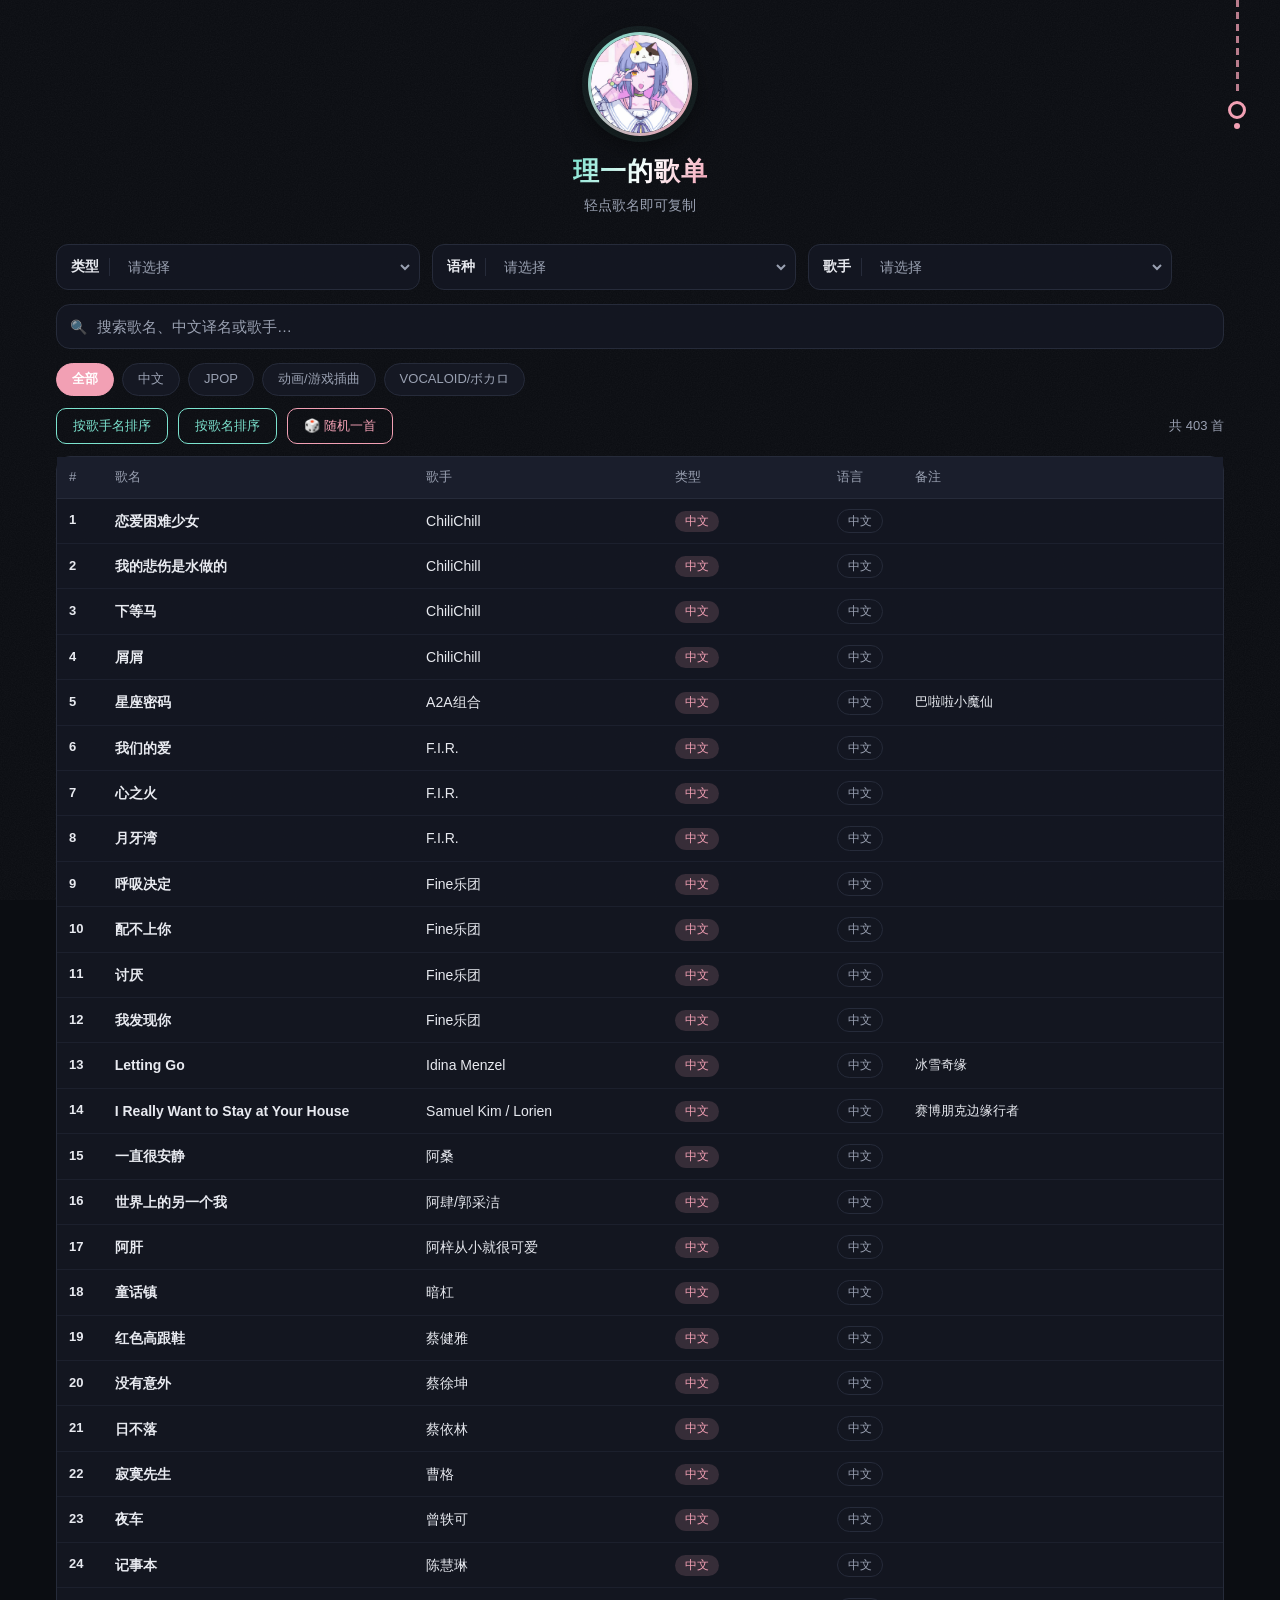
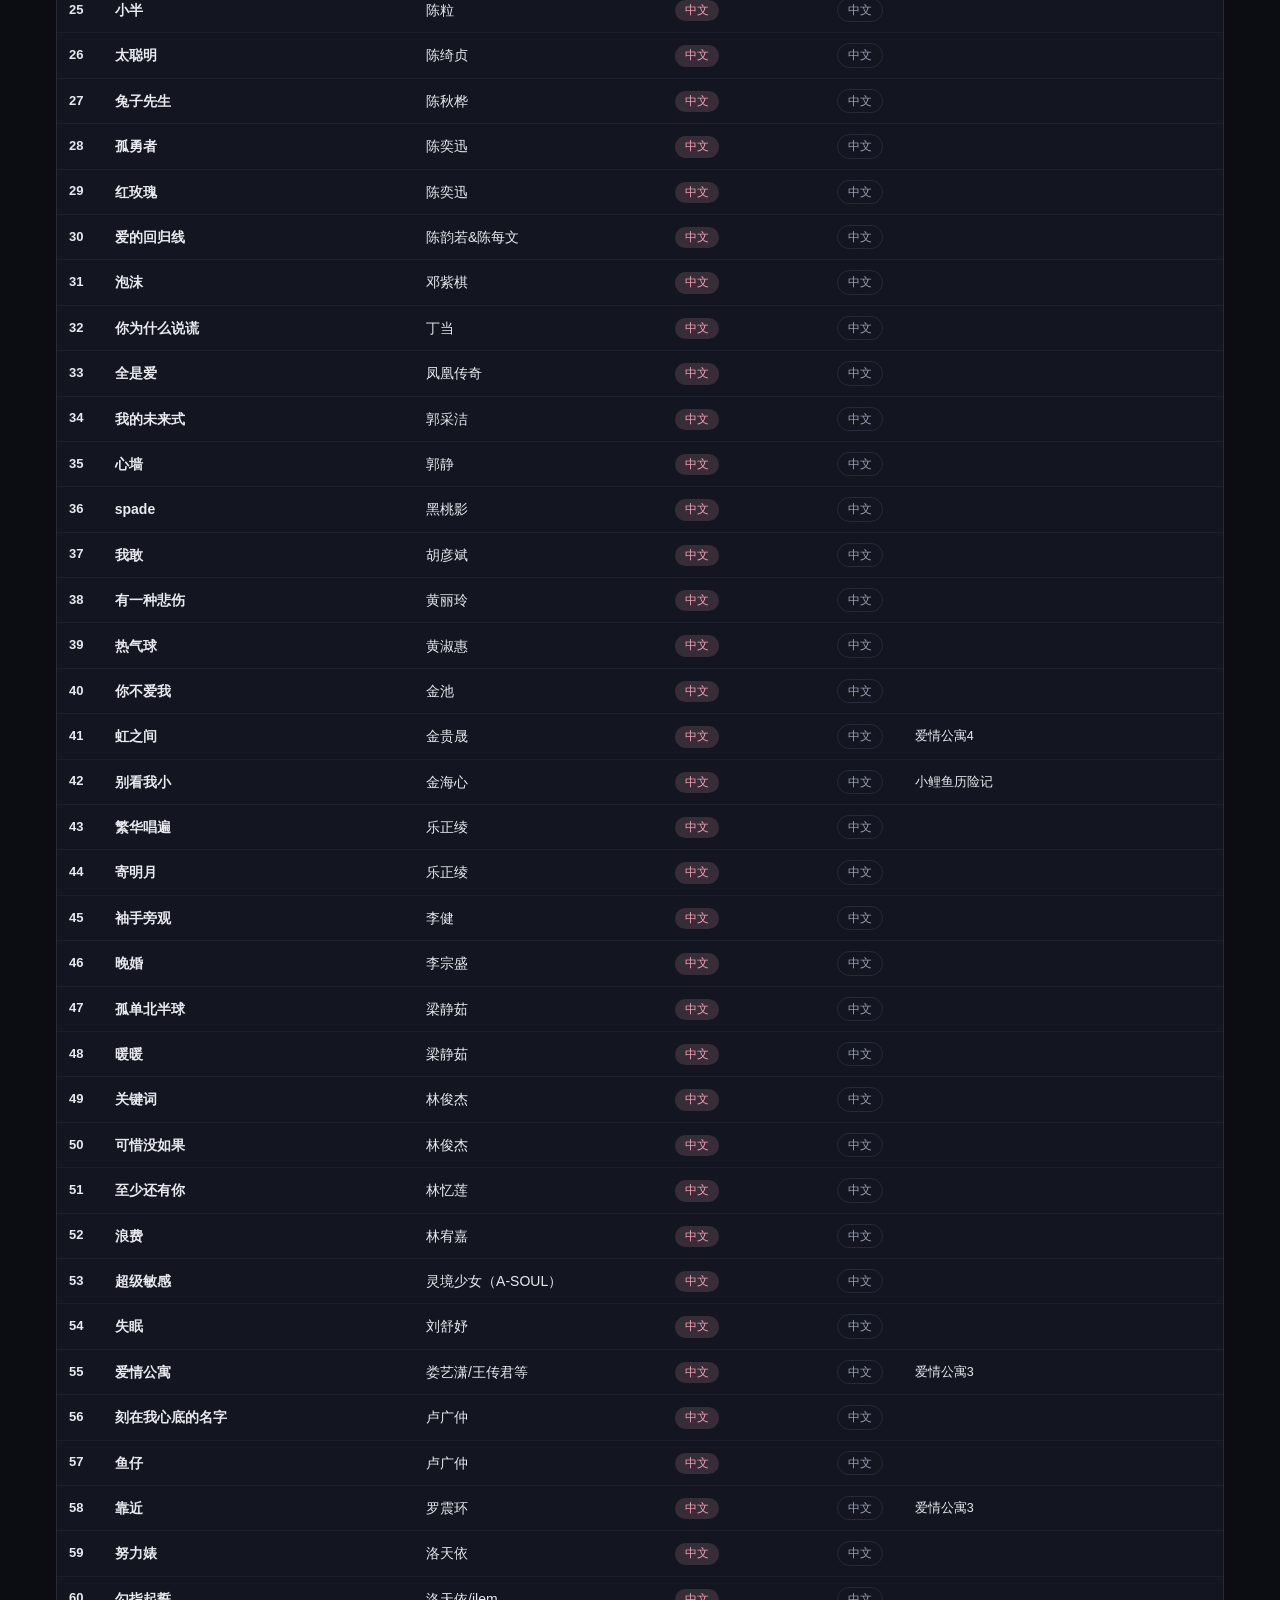
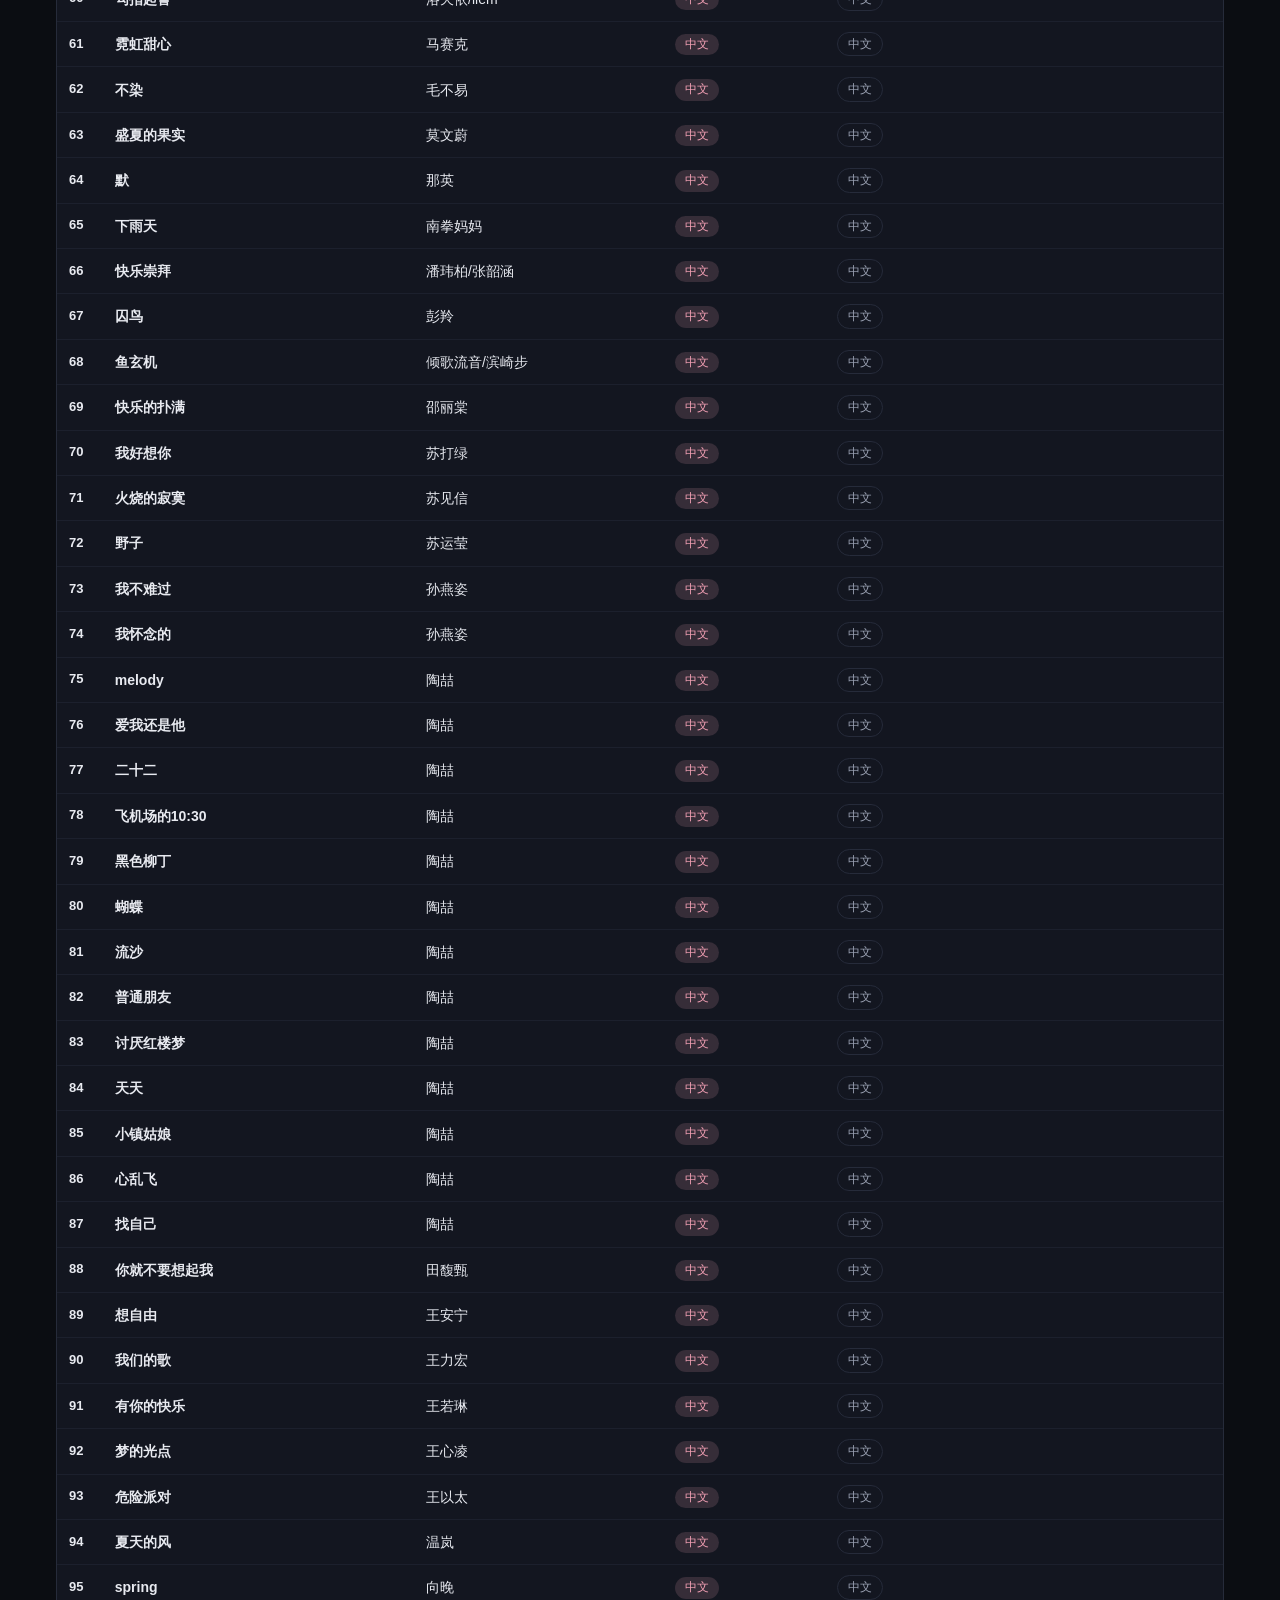
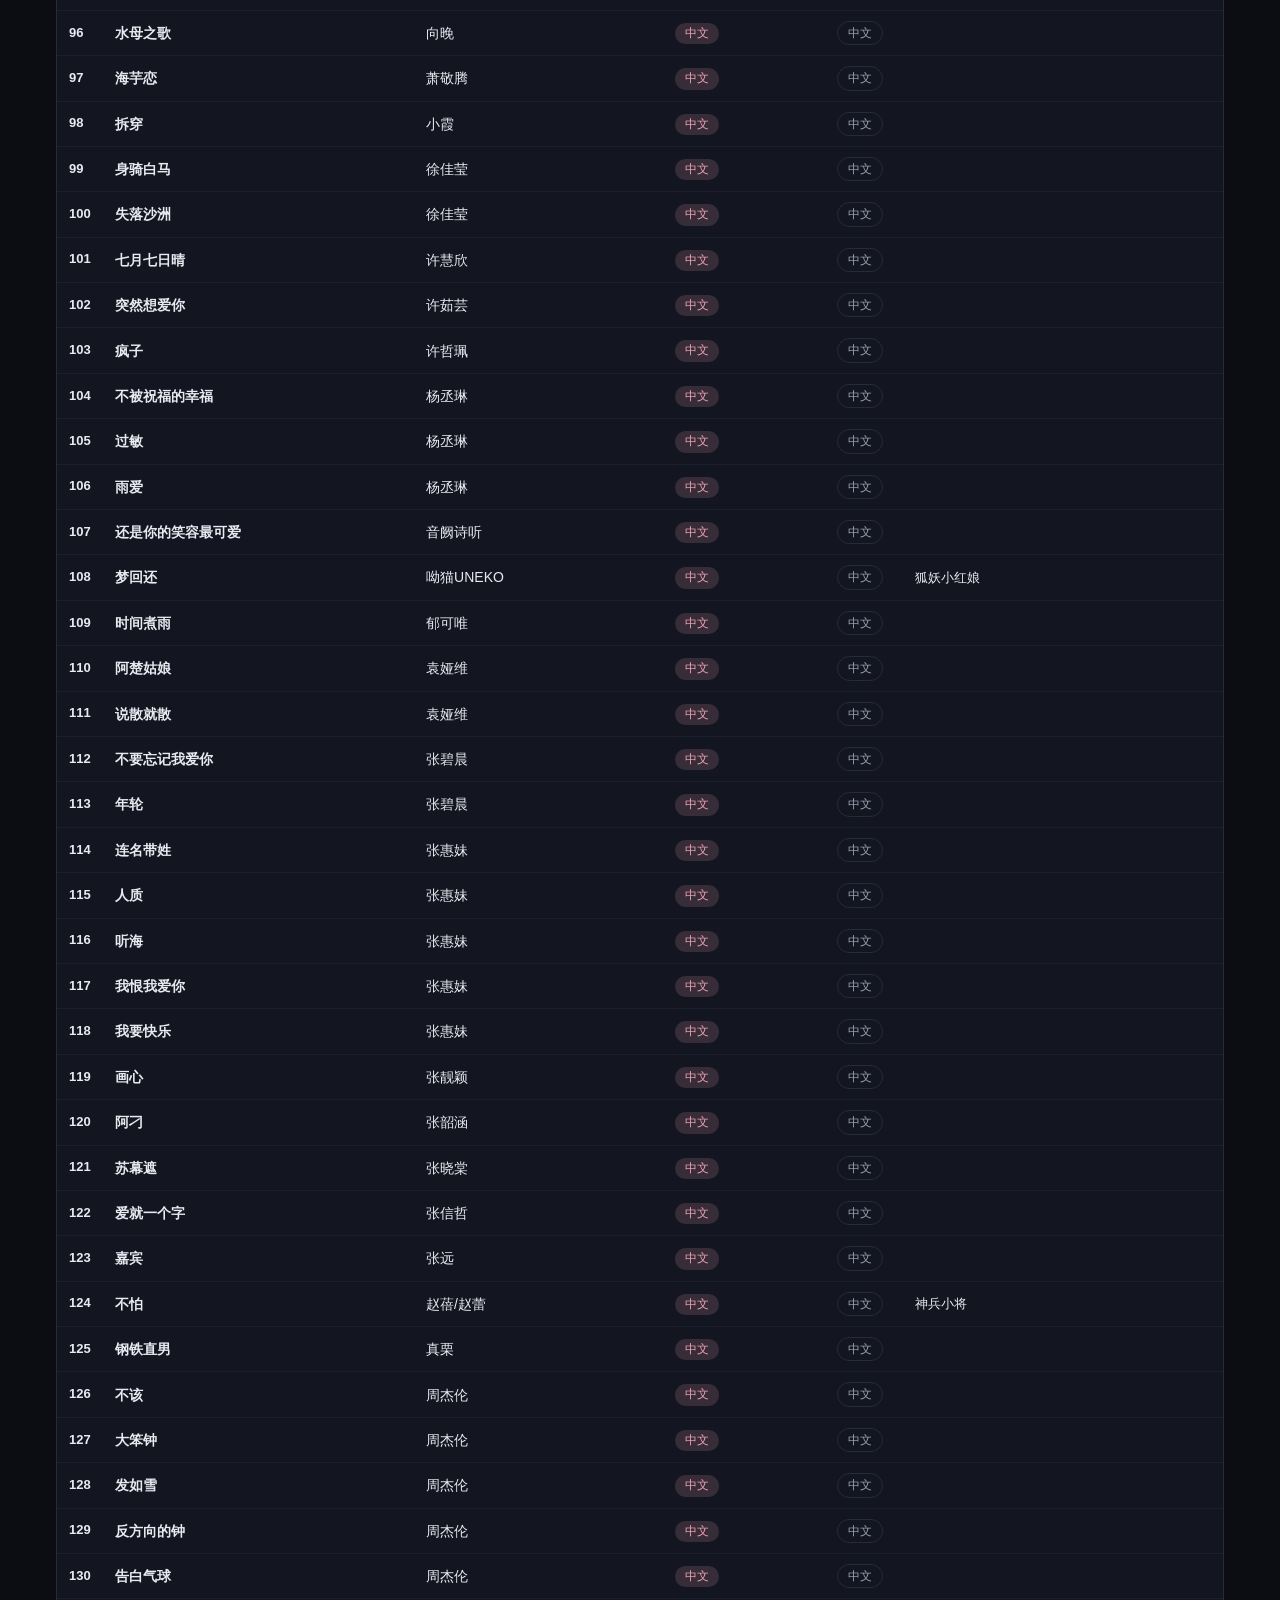
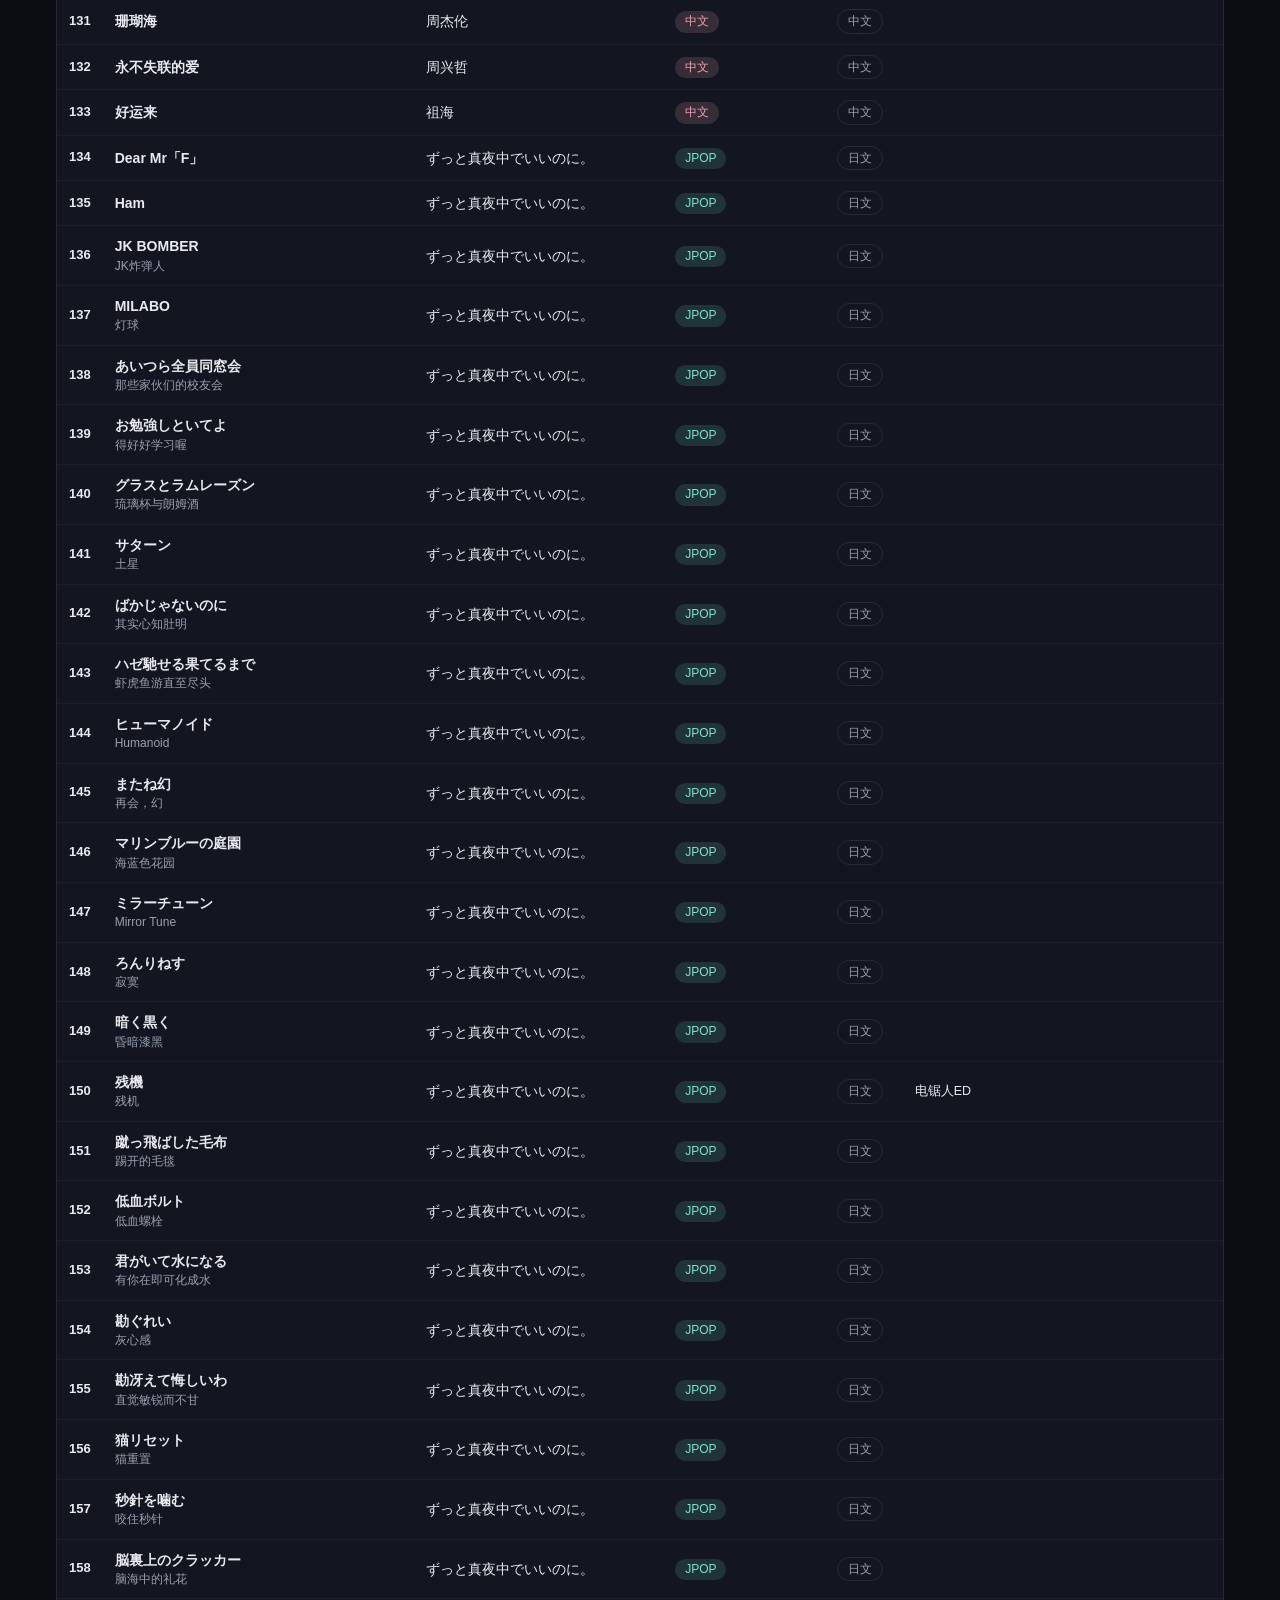
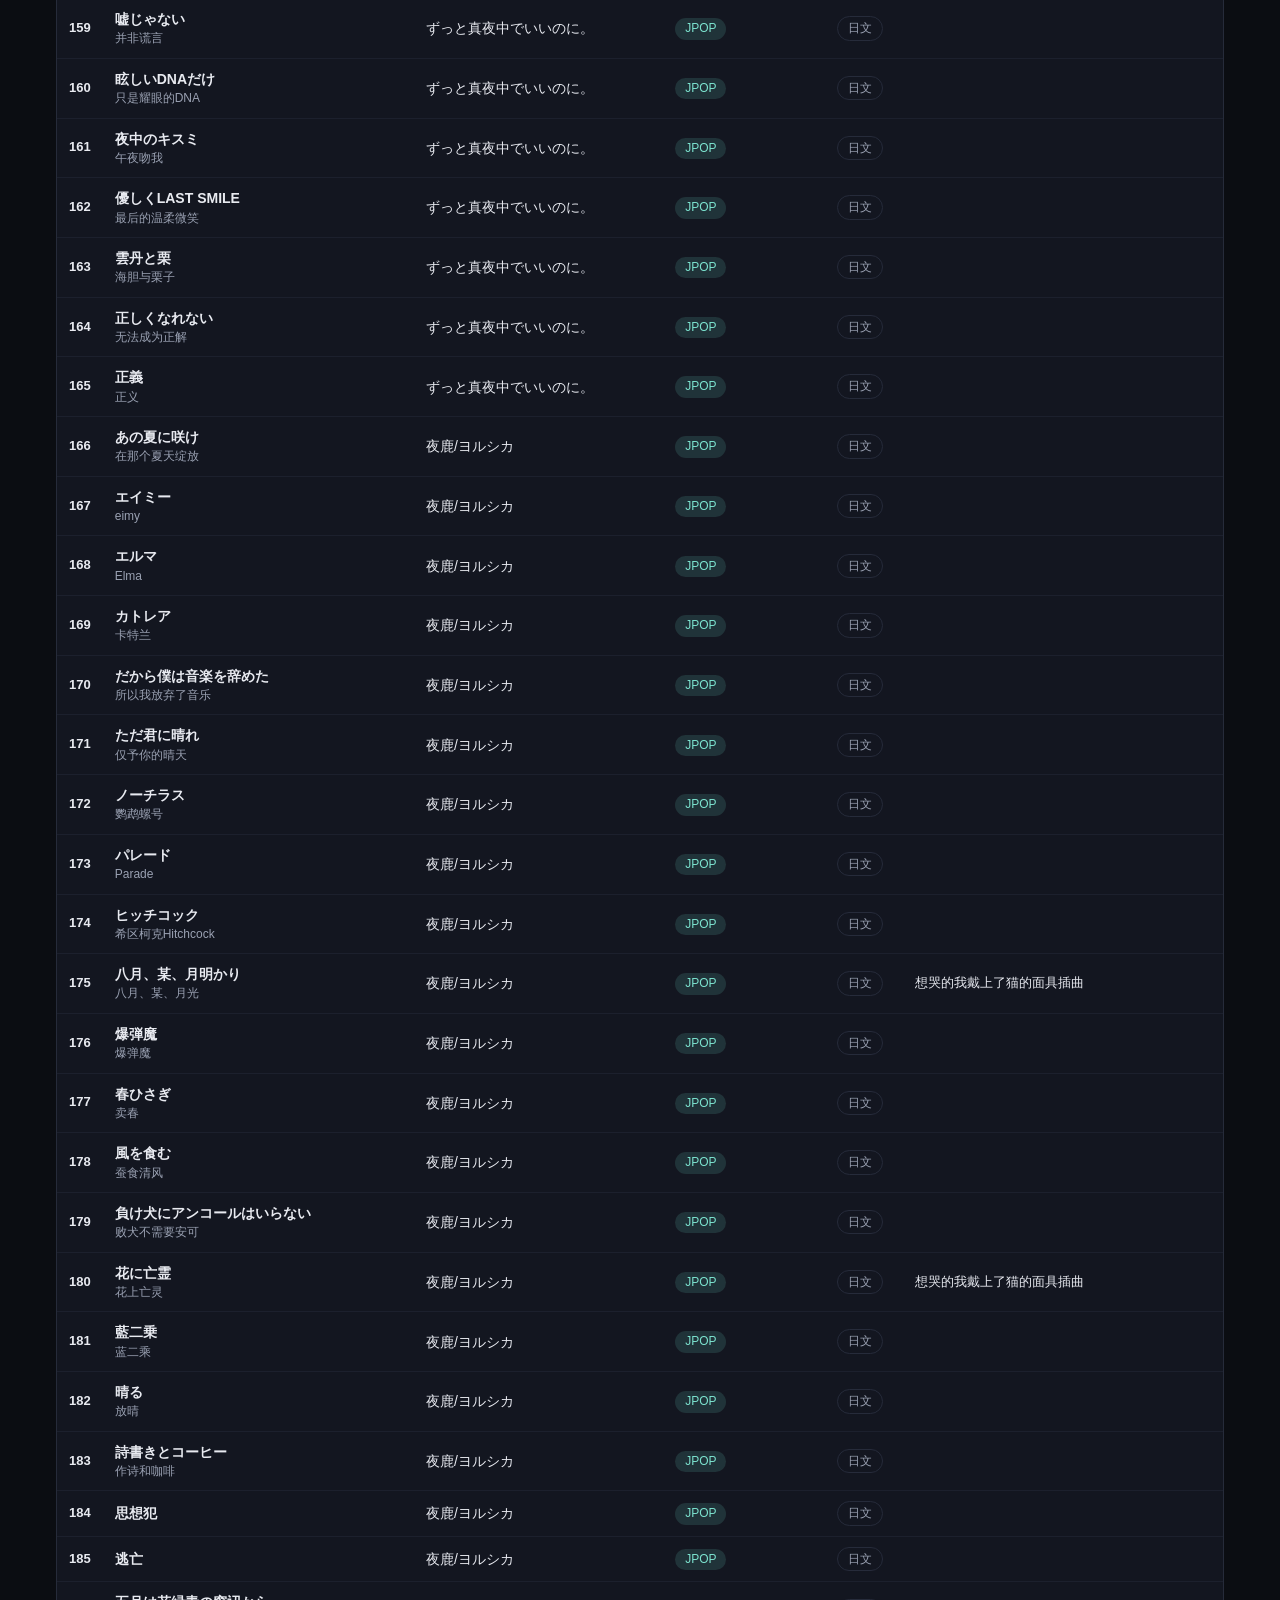
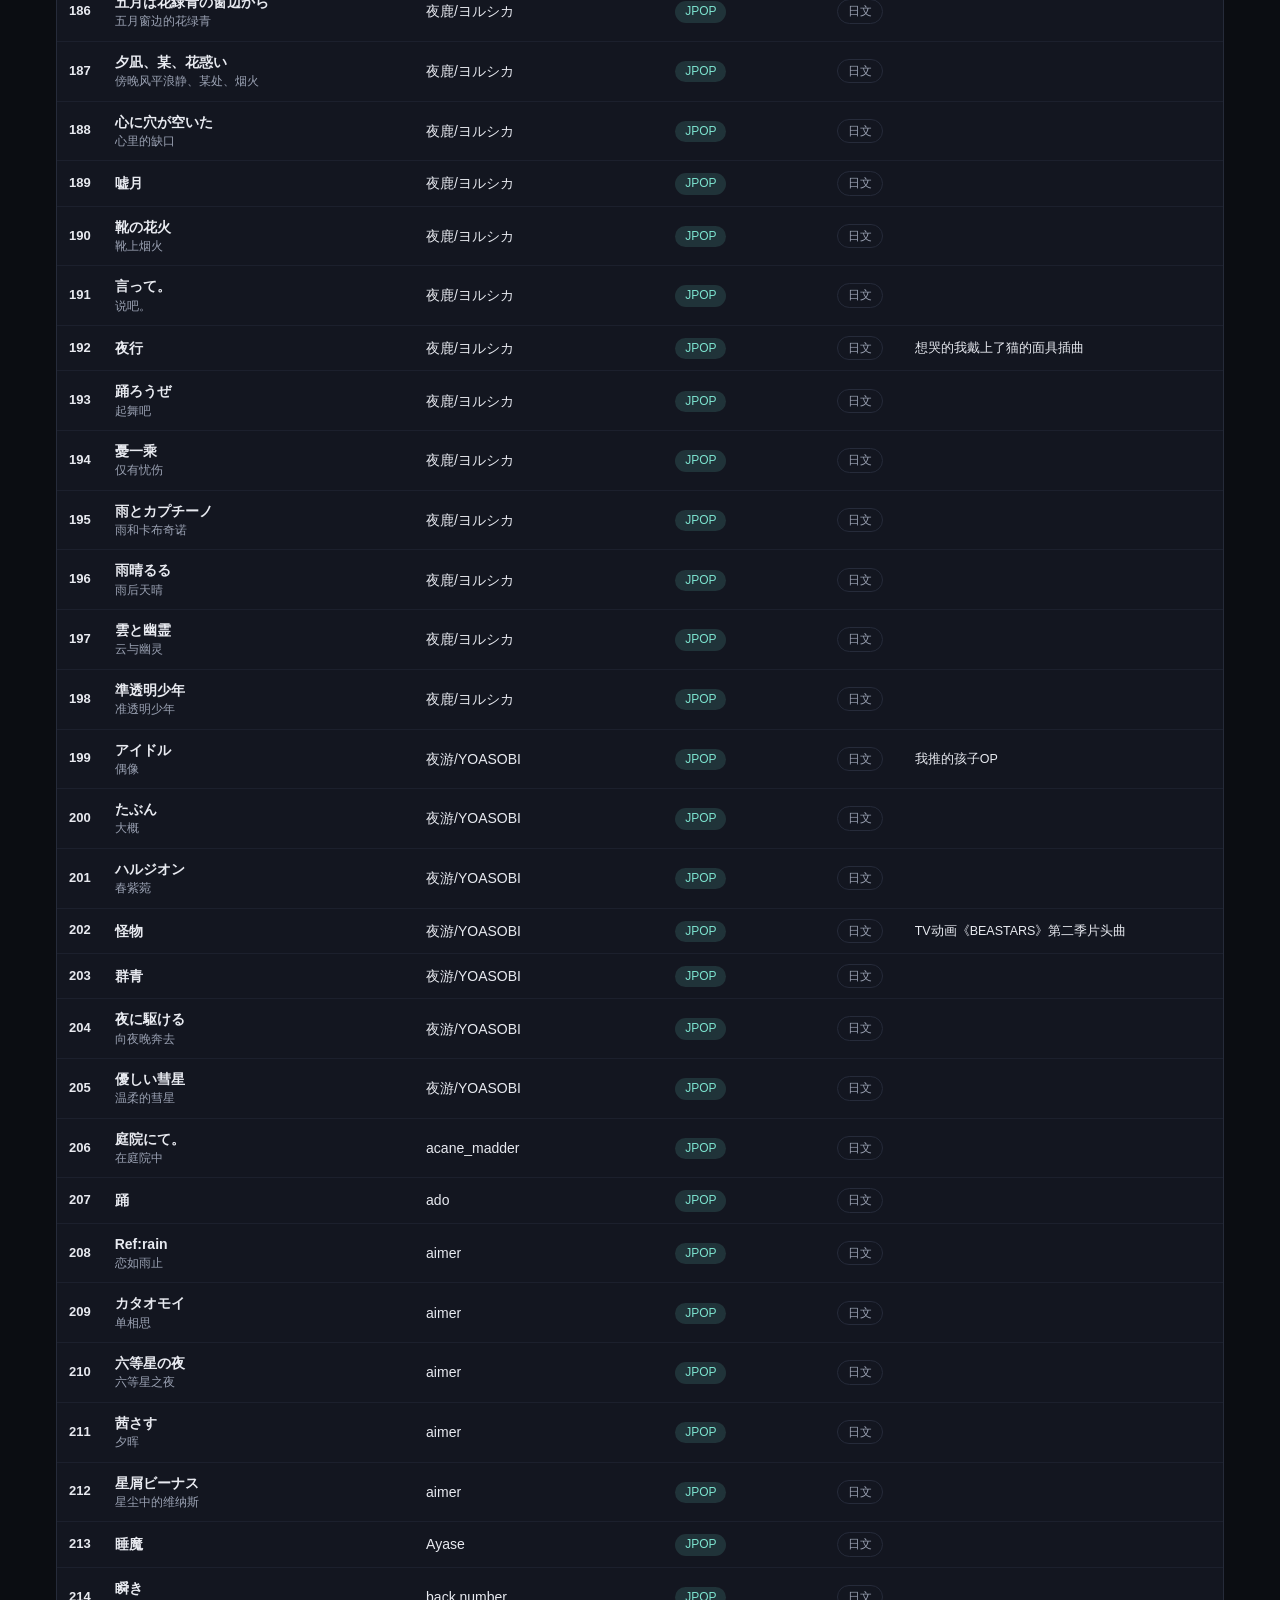
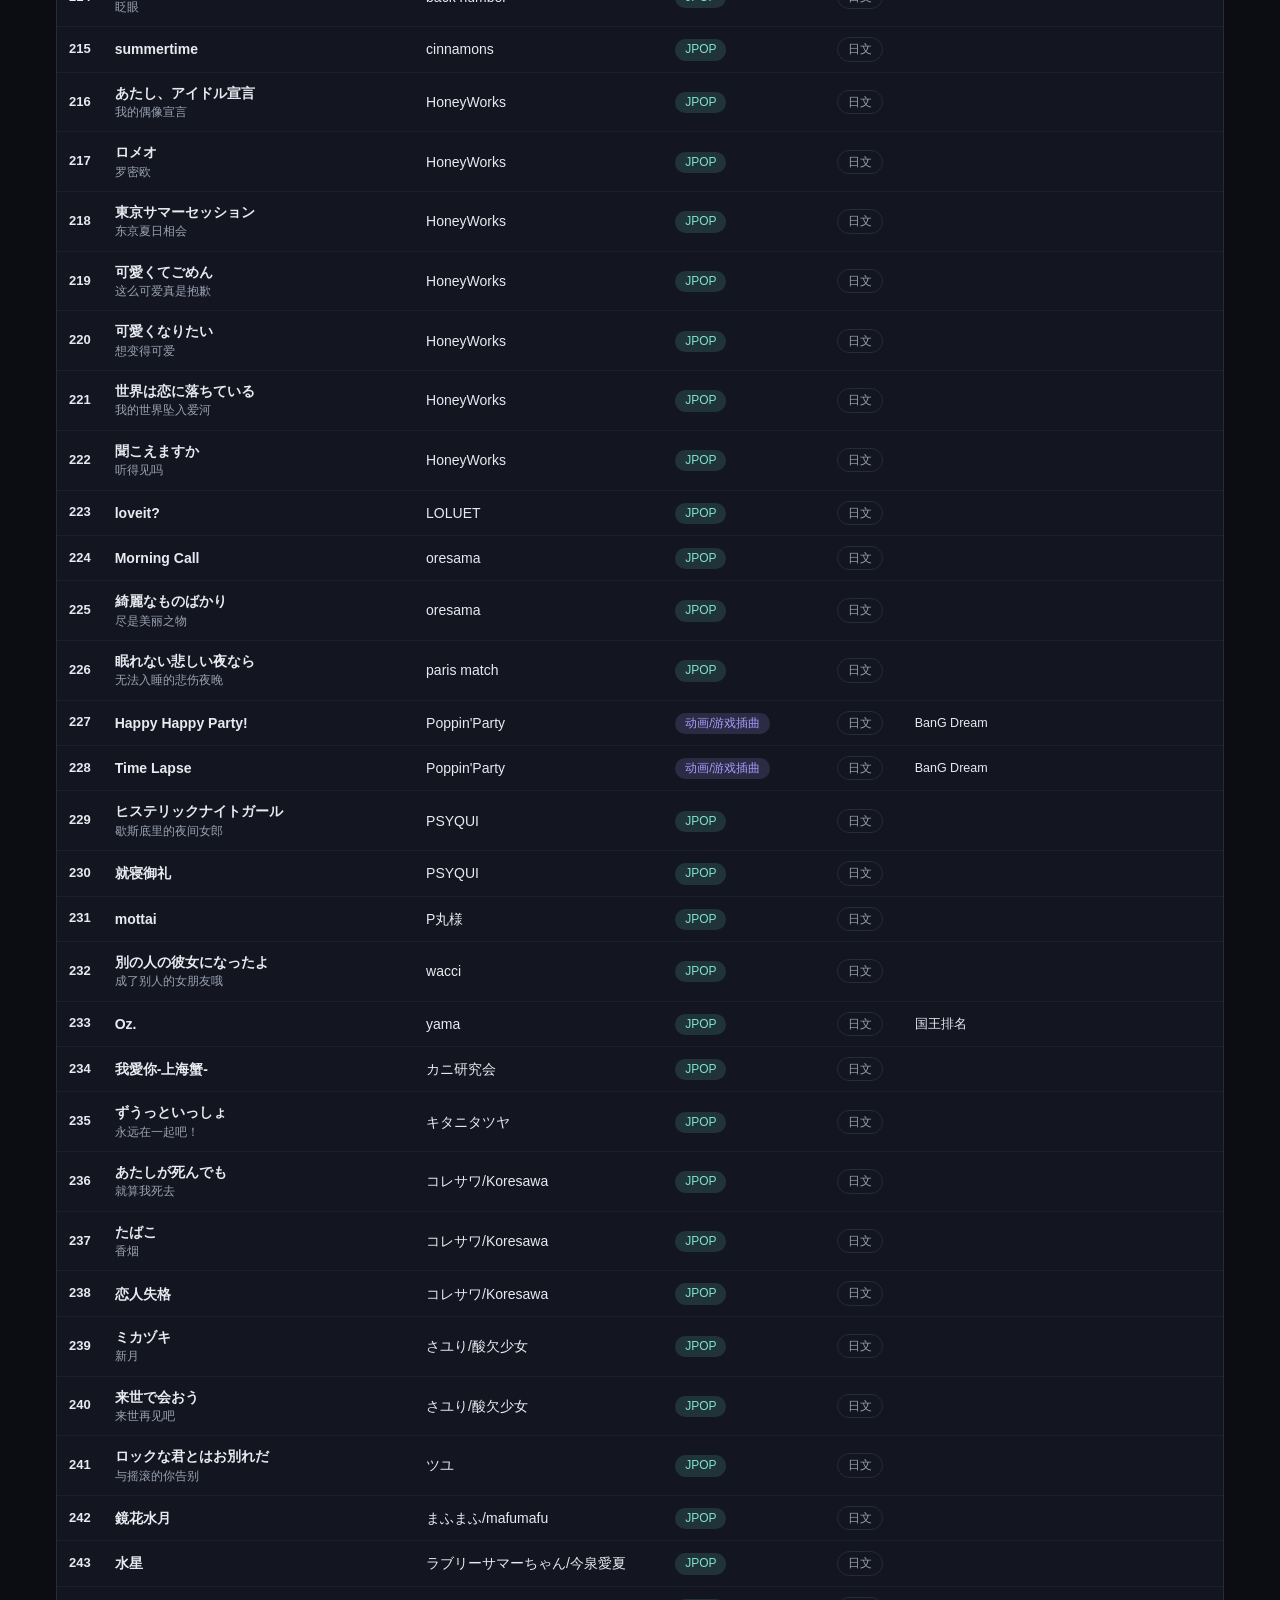
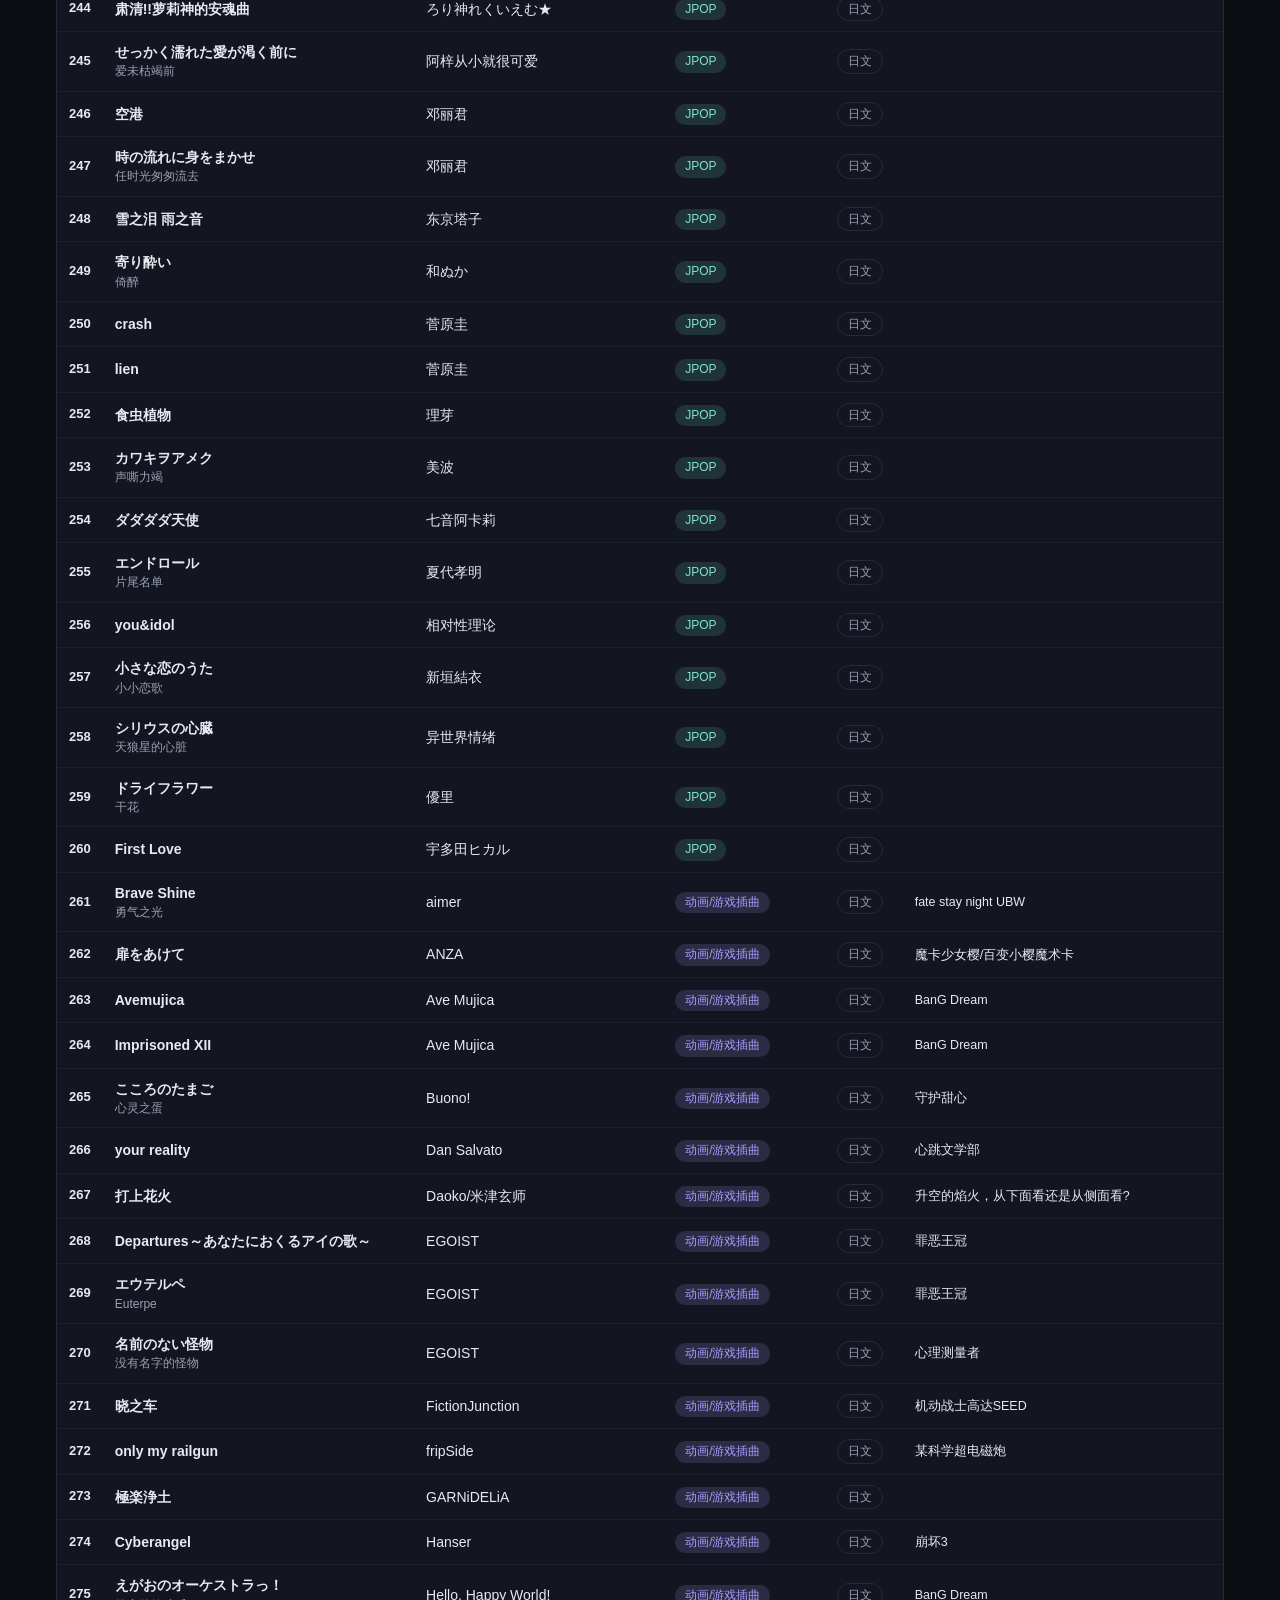
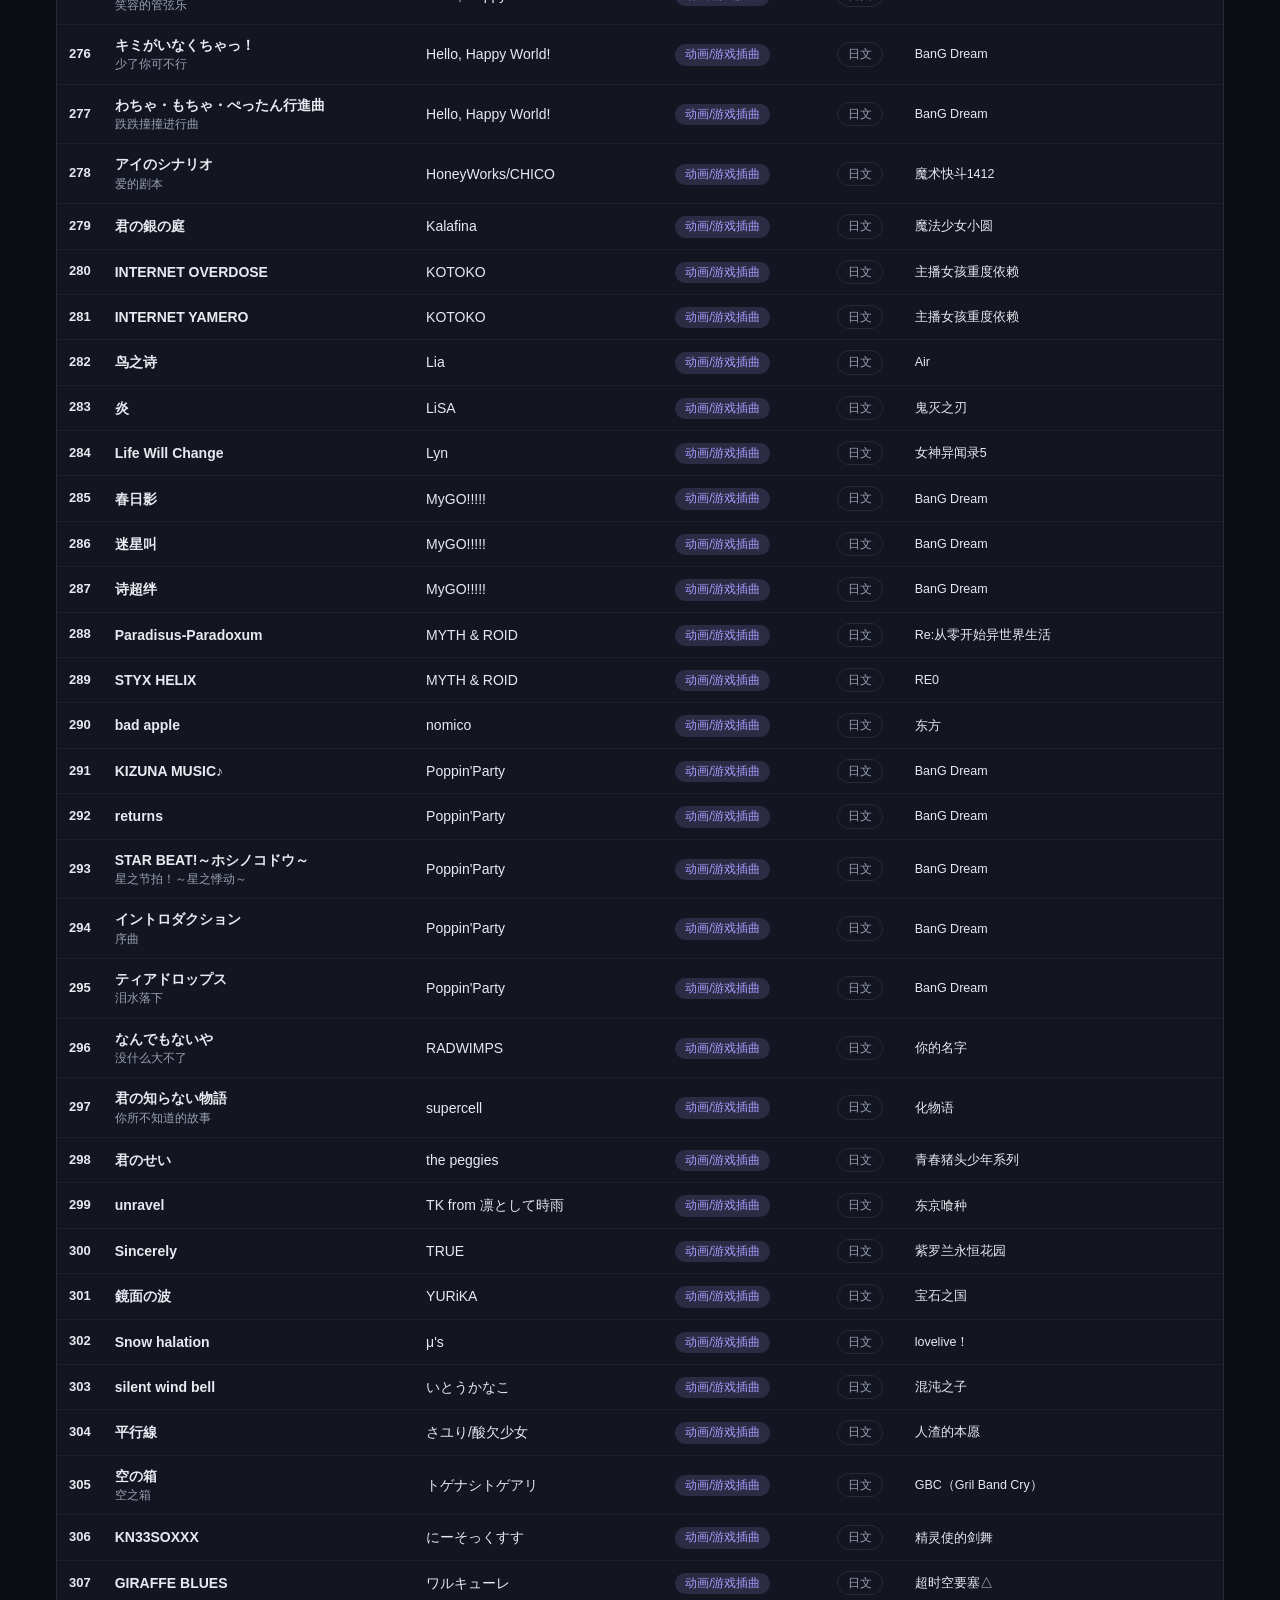
<file: index.html>
<!DOCTYPE html>
<html lang="zh-CN">
<head>
  <meta charset="UTF-8">
  <meta name="viewport" content="width=device-width, initial-scale=1.0">
  <title>芙芙的歌单</title>
  <link rel="icon" href="favicon.ico?v=4" type="image/x-icon">
  <link rel="stylesheet" href="style.css">
  <script>/* 主题预设：进页面立刻应用上次选择的模式，避免闪一下深色 */
    try{if(localStorage.getItem("theme")==="light")document.documentElement.classList.add("light")}catch(e){}</script>
</head>
<body>
  <!-- 背景图片层（由 app.js 依据 site.json 控制） -->
  <div class="bg-image" id="bgImage" aria-hidden="true"></div>
  <div class="bg-overlay" id="bgOverlay" aria-hidden="true"></div>
  <!-- 顶部氛围光晕 -->
  <div class="glow glow-mint" aria-hidden="true"></div>
  <div class="glow glow-pink" aria-hidden="true"></div>

  <div class="container">
    <header class="header">
      <img class="avatar" src="avatar.png" alt="站点头像"
           onerror="this.style.display='none'">
      <h1 id="siteTitle">芙芙的歌单</h1>
      <p class="subtitle" id="siteSubtitle">轻点歌名即可复制</p>
    </header>

    <!-- 吸顶哨兵：用于判断筛选区是否滚动到顶部 -->
    <div class="sticky-sentinel" id="stickySentinel" aria-hidden="true"></div>

    <!-- 吸顶区：筛选 + 搜索 + 工具栏（桌面端整体吸顶；移动端仅搜索框吸顶） -->
    <div class="sticky-area" id="stickyArea">
      <!-- 筛选栏：类型 / 语种 / 歌手（下拉） -->
      <div class="filter-bar">
      <label class="filter-select">
        <span class="fs-label">类型</span>
        <select id="typeFilter" aria-label="按类型筛选"></select>
      </label>
      <label class="filter-select">
        <span class="fs-label">语种</span>
        <select id="langFilter" aria-label="按语种筛选"></select>
      </label>
      <label class="filter-select">
        <span class="fs-label">歌手</span>
        <select id="artistFilter" aria-label="按歌手筛选"></select>
      </label>
    </div>

    <!-- 搜索框 -->
    <div class="search-box">
      <span class="search-icon">🔍</span>
      <input type="text" id="searchInput" placeholder="搜索歌名、中文译名或歌手…" aria-label="搜索">
    </div>

    <!-- 类型胶囊行：展开的类型选项，吸顶便于下滑时选择 -->
    <div class="type-chips" id="typeChips" role="group" aria-label="按类型筛选"></div>

    <!-- 工具栏：排序 / 随机一首 -->
    <div class="toolbar">
      <div class="toolbar-left">
        <button id="sortArtistBtn" class="tool-btn" type="button">按歌手名排序</button>
        <button id="sortTitleBtn" class="tool-btn" type="button">按歌名排序</button>
        <button id="randomBtn" class="tool-btn tool-btn-accent" type="button">🎲 随机一首</button>
      </div>
      <span id="countInfo" class="count-info"></span>
    </div>
    </div><!-- /sticky-area -->

    <!-- 歌曲表格（小屏横向滚动） -->
    <div class="table-wrap">
      <table class="song-table">
        <thead>
          <tr>
            <th class="th-idx">#</th>
            <th>歌名</th>
            <th>歌手</th>
            <th>类型</th>
            <th class="th-lang">语言</th>
            <th class="th-note">备注</th>
            <th class="th-link"></th>
          </tr>
        </thead>
        <tbody id="songBody"></tbody>
      </table>
    </div>

    <p class="empty-tip" id="emptyTip" hidden>没有找到匹配的歌曲 🎶</p>
  </div>

  <!-- 主题开关：拉绳灯开关造型（绳+环+坠点）。切换逻辑内联在 onclick，
       即使 app.js 缓存过期也能正常切换 -->
  <button id="themeToggle" class="theme-toggle" type="button" aria-label="切换深浅色模式"
    onclick="var d=document.documentElement,l=d.classList.toggle('light');try{localStorage.setItem('theme',l?'light':'dark')}catch(e){};this.classList.remove('swing');void this.offsetWidth;this.classList.add('swing')">
    <span class="tt-cord" aria-hidden="true"></span>
    <span class="tt-ring" aria-hidden="true"></span>
    <span class="tt-bead" aria-hidden="true"></span>
  </button>

  <!-- 回到顶部悬浮按钮：滚动后出现（.show 由 app.js 控制），点击逻辑内联 -->
  <button id="backTop" class="back-top" type="button" aria-label="回到顶部"
    onclick="window.scrollTo({top:0,behavior:'smooth'})">
    <svg viewBox="0 0 24 24" width="20" height="20" fill="none" stroke="currentColor"
         stroke-width="2" stroke-linecap="round" stroke-linejoin="round" aria-hidden="true">
      <path d="M12 19V5"/><path d="M5 12l7-7 7 7"/>
    </svg>
  </button>

  <!-- 复制成功提示 -->
  <div class="toast" id="toast" role="status"></div>

  <script src="app.js"></script>
</body>
</html>
</file>
<file: style.css>
/* 基础 */
* { box-sizing: border-box; margin: 0; padding: 0; }

:root {
  --primary: #7ce3cf;              /* 主色 */
  --primary-dim: rgba(124, 227, 207, 0.14);
  --accent: #f2a0b4;               /* 点缀色 */
  --accent-dim: rgba(242, 160, 180, 0.16);
  --bg: #0b0d12;
  --card: #151823;
  --card-hover: #1a1e2c;
  --text: #e8eaf0;
  --text-light: #9aa1b2;
  --border: #262b3a;
}

html { color-scheme: dark; }

body {
  font-family: -apple-system, "PingFang SC", "Microsoft YaHei", sans-serif;
  background: var(--bg);
  color: var(--text);
  min-height: 100vh;
  overflow-x: hidden;
}

/* 背景 */
.bg-image, .bg-overlay, .glow { display: none !important; }

body {
  font-family: -apple-system, "HarmonyOS Sans SC", "MiSans", "PingFang SC",
    "Hiragino Sans GB", "Microsoft YaHei", "Segoe UI", sans-serif;
  background:
    radial-gradient(900px 600px at 12% -6%, rgba(124, 227, 207, 0.07), transparent 62%),
    radial-gradient(820px 560px at 92% -2%, rgba(242, 160, 180, 0.06), transparent 62%),
    radial-gradient(1300px 900px at 50% 112%, rgba(96, 120, 180, 0.07), transparent 66%),
    #0b0d12 !important;
}
/* 噪点层 */
body::before {
  content: "";
  position: fixed;
  inset: 0;
  z-index: -1;
  pointer-events: none;
  background-image: url("data:image/svg+xml,%3Csvg xmlns='http://www.w3.org/2000/svg' width='180' height='180'%3E%3Cfilter id='n'%3E%3CfeTurbulence type='fractalNoise' baseFrequency='0.85' numOctaves='3' stitchTiles='stitch'/%3E%3CfeColorMatrix type='saturate' values='0'/%3E%3C/filter%3E%3Crect width='180' height='180' filter='url(%23n)'/%3E%3C/svg%3E");
  opacity: 0.05;
}

/* toast */
.toast {
  position: fixed;
  left: 50%;
  bottom: 36px;
  transform: translateX(-50%) translateY(20px);
  background: var(--primary);
  color: #0b0d12;
  padding: 10px 22px;
  border-radius: 999px;
  font-size: 14px;
  font-weight: 600;
  opacity: 0;
  pointer-events: none;
  transition: opacity 0.25s, transform 0.25s;
  z-index: 999;
  box-shadow: 0 6px 24px rgba(0, 0, 0, 0.5);
}
.toast.show { opacity: 1; transform: translateX(-50%) translateY(0); }

/* 主题开关 */
.theme-toggle {
  display: flex;
  flex-direction: column;
  align-items: center;
  position: fixed;
  top: 0;
  right: 20px;
  padding: 0 14px 12px;
  background: none;
  border: none;
  cursor: pointer;
  -webkit-tap-highlight-color: transparent;
  z-index: 90;
}
.tt-cord {
  --cord-h: 96px;
  width: 3px;
  height: var(--cord-h);
  background-image: linear-gradient(to bottom, rgba(242, 160, 180, 0.75) 0 62%, transparent 62%);
  background-size: 100% 12.5%;
  background-repeat: repeat-y;
}
.tt-ring {
  width: 18px;
  height: 18px;
  margin-top: 5px;
  border: 3.5px solid var(--accent);
  border-radius: 50%;
  background: transparent;
  transition: background 0.2s;
}
.tt-bead {
  width: 6px;
  height: 6px;
  margin-top: 4px;
  border-radius: 50%;
  background: var(--accent);
}
html.light .tt-cord {
  background-image: linear-gradient(to bottom, rgba(201, 95, 123, 0.6) 0 62%, transparent 62%);
}
html.light .tt-ring { background: var(--accent); }
/* 摆动：绳被下拉变长（虚线段随高度拉伸），松手回弹 */
.theme-toggle.swing .tt-cord { animation: tt-swing 0.7s ease-in-out; }
@keyframes tt-swing {
  0%   { height: var(--cord-h, 96px); }
  30%  { height: calc(var(--cord-h, 96px) * 1.35); }
  60%  { height: calc(var(--cord-h, 96px) * 0.92); }
  85%  { height: calc(var(--cord-h, 96px) * 1.05); }
  100% { height: var(--cord-h, 96px); }
}

/* 回到顶部 */
.back-top {
  display: flex;
  align-items: center;
  justify-content: center;
  position: fixed;
  right: 16px;
  bottom: 28px;
  width: 44px;
  height: 44px;
  padding: 0;
  border-radius: 50%;
  border: 1.5px solid var(--accent);
  background: rgba(21, 24, 35, 0.55);
  -webkit-backdrop-filter: blur(8px);
  backdrop-filter: blur(8px);
  color: var(--accent);
  cursor: pointer;
  opacity: 0;
  pointer-events: none;
  transition: opacity 0.25s, transform 0.15s;
  z-index: 80;
}
.back-top.show { opacity: 0.95; pointer-events: auto; }
.back-top:hover { transform: translateY(-2px); }
.back-top:active { transform: scale(0.94); }
.back-top { width: 54px; height: 54px; }
.back-top svg { width: 24px; height: 24px; }

/* 礼物徽章 */
.gift-inline {
  display: inline-block;
  margin-left: 8px;
  padding: 0.5px 8px;
  font-size: 11px;
  line-height: 1.7;
  border-radius: 7px;
  border: 1.5px solid #e8b339;
  color: #8a6100;
  background: #fff;
  vertical-align: middle;
  white-space: nowrap;
}

/* 背景图自适应 */
.bg-image {
  position: fixed;
  inset: 0;
  background-size: cover;
  background-position: center;
  background-repeat: no-repeat;
  z-index: -3;
  display: none;
}
@media (min-width: 481px) and (max-width: 1024px) {
  .bg-image { background-position: center center; }
}
@media (max-width: 480px) {
  .bg-image { background-position: center top; }
}

.bg-overlay {
  position: fixed;
  inset: 0;
  background: rgba(11, 13, 18, 0);
  z-index: -2;
  display: none;
}
body.has-bg-image .bg-image,
body.has-bg-image .bg-overlay { display: block; }

/* 光晕 */
.glow {
  position: fixed;
  border-radius: 50%;
  filter: blur(90px);
  z-index: -1;
  pointer-events: none;
}
.glow-mint {
  width: 420px; height: 420px;
  top: -160px; left: -120px;
  background: rgba(124, 227, 207, 0.10);
}
.glow-pink {
  width: 380px; height: 380px;
  top: -100px; right: -120px;
  background: rgba(242, 160, 180, 0.08);
}

.container {
  position: relative;
  max-width: 1200px;
  margin: 0 auto;
  padding: 32px 16px 48px;
}

/* 头部 */
.header {
  display: flex;
  flex-direction: column;
  align-items: center;
  text-align: center;
  margin-bottom: 28px;
}
.avatar {
  width: 104px;
  height: 104px;
  border-radius: 50%;
  object-fit: cover;
  object-position: top;
  border: 3px solid transparent;
  background:
    linear-gradient(var(--card), var(--card)) padding-box,
    linear-gradient(135deg, var(--primary), var(--accent)) border-box;
  box-shadow: 0 0 0 6px rgba(124, 227, 207, 0.08), 0 8px 28px rgba(0, 0, 0, 0.5);
  margin-bottom: 18px;
}
.header h1 {
  font-size: 26px;
  letter-spacing: 1px;
  margin-bottom: 8px;
  background: linear-gradient(120deg, var(--primary), #ffffff 55%, var(--accent));
  -webkit-background-clip: text;
  background-clip: text;
  -webkit-text-fill-color: transparent;
}
.subtitle { color: var(--text-light); font-size: 14px; }

/* 吸顶筛选区 */
.sticky-sentinel { height: 1px; }
.sticky-area {
  position: sticky;
  top: 0;
  z-index: 60;
  display: flow-root;
  border-radius: 14px;
}
.sticky-area.stuck {
  background: rgba(11, 13, 18, 0.88);
  -webkit-backdrop-filter: blur(12px);
  backdrop-filter: blur(12px);
  box-shadow: 0 10px 28px rgba(0, 0, 0, 0.45);
  border: 1px solid var(--border);
}

/* 类型胶囊行 */
.type-chips {
  display: flex;
  flex-wrap: wrap;
  gap: 8px;
  margin-bottom: 12px;
}
.chip {
  padding: 5px 15px;
  font-size: 13px;
  line-height: 1.6;
  border-radius: 999px;
  border: 1px solid var(--border);
  background: var(--card);
  color: var(--text-light);
  cursor: pointer;
  transition: border-color 0.15s, color 0.15s, background 0.15s;
}
.chip:hover { border-color: var(--primary); color: var(--primary); }
.chip.active {
  background: var(--accent);
  border-color: var(--accent);
  color: #fff;
  font-weight: 600;
}

/* 筛选栏 */
.filter-bar {
  display: flex;
  flex-wrap: wrap;
  gap: 12px;
  margin-bottom: 14px;
  padding-right: 52px;
}
.filter-select {
  flex: 1;
  min-width: 150px;
  max-width: 380px;
  display: flex;
  align-items: center;
  gap: 10px;
  padding: 4px 6px 4px 14px;
  background: var(--card);
  border: 1px solid var(--border);
  border-radius: 12px;
  cursor: pointer;
  transition: border-color 0.2s, box-shadow 0.2s;
}
.filter-select:focus-within {
  border-color: var(--primary);
  box-shadow: 0 0 0 3px var(--primary-dim);
}
.fs-label {
  font-size: 14px;
  font-weight: 600;
  color: var(--text);
  white-space: nowrap;
  padding-right: 10px;
  border-right: 1px solid var(--border);
}
.filter-select select {
  flex: 1;
  min-width: 0;
  padding: 9px 4px;
  font-size: 14px;
  font-family: inherit;
  color: var(--text-light);
  background: transparent;
  border: none;
  outline: none;
  cursor: pointer;
}
.filter-select select option {
  background: var(--card);
  color: var(--text);
}

/* 搜索框 */
.search-box { position: relative; margin-bottom: 14px; }
.search-icon {
  position: absolute;
  left: 14px; top: 50%;
  transform: translateY(-50%);
  font-size: 14px;
  opacity: 0.7;
}
#searchInput {
  width: 100%;
  padding: 13px 16px 13px 40px;
  font-size: 15px;
  border: 1px solid var(--border);
  border-radius: 14px;
  outline: none;
  background: var(--card);
  color: var(--text);
  transition: border-color 0.2s, box-shadow 0.2s;
}
#searchInput::placeholder { color: var(--text-light); }
#searchInput:focus {
  border-color: var(--primary);
  box-shadow: 0 0 0 3px var(--primary-dim);
}

/* 工具栏 */
.toolbar {
  display: flex;
  align-items: center;
  justify-content: space-between;
  margin-bottom: 12px;
  gap: 10px;
}
.toolbar-left { display: flex; gap: 10px; flex-wrap: wrap; }
.tool-btn {
  padding: 8px 16px;
  font-size: 13px;
  border: 1px solid var(--primary);
  border-radius: 10px;
  background: transparent;
  color: var(--primary);
  cursor: pointer;
  transition: all 0.2s;
}
.tool-btn:hover { background: var(--primary-dim); }
.tool-btn.active { background: var(--primary); color: #0b0d12; font-weight: 600; }
.tool-btn-accent {
  border-color: var(--accent);
  color: var(--accent);
}
.tool-btn-accent:hover { background: var(--accent-dim); }
.tool-btn-accent:active { transform: scale(0.96); }
.count-info { font-size: 13px; color: var(--text-light); }

/* 表格 */
.table-wrap {
  background: var(--card);
  border: 1px solid var(--border);
  border-radius: 14px;
  overflow-x: visible;
}
.song-table {
  width: 100%;
  min-width: 860px;
  border-collapse: collapse;
  font-size: 14px;
  line-height: 1.45;
}
.song-table thead th {
  position: sticky;
  top: var(--sticky-h2, var(--sticky-h, 0px));
  background: #1a1e2c;
  color: var(--text-light);
  font-size: 13px;
  font-weight: 500;
  text-align: left;
  padding: 11px 12px;
  white-space: nowrap;
  border-bottom: 1px solid var(--border);
  z-index: 1;
}
.song-table tbody tr {
  cursor: pointer;
  border-bottom: 1px solid rgba(38, 43, 58, 0.55);
  transition: background 0.15s;
}
.song-table tbody tr:last-child { border-bottom: none; }
.song-table tbody tr:hover {
  background: rgba(124, 227, 207, 0.05);
}
.song-table td {
  padding: 10px 12px;
  vertical-align: middle;
  color: var(--text);
}

.song-row.flash {
  animation: rowFlash 1.2s ease-in-out 2;
}
@keyframes rowFlash {
  0%, 100% { background: transparent; }
  50% { background: rgba(242, 160, 180, 0.22); }
}

/* 悬停色条 */
@media (hover: hover) {
  .song-table tbody tr:hover td:first-child {
    box-shadow: inset 3px 0 0 var(--accent);
  }
}

/* 语言胶囊 */
.lang-tag {
  display: inline-block;
  padding: 1px 10px;
  font-size: 12px;
  line-height: 1.7;
  border: 1px solid var(--border);
  border-radius: 999px;
  color: var(--text-light);
  white-space: nowrap;
}

/* 复制图标 */
.copy-hint {
  display: inline-block;
  margin-left: 10px;
  color: var(--text-light);
  opacity: 0;
  transition: opacity 0.15s, color 0.15s;
  vertical-align: middle;
}
.copy-hint svg { width: 15px; height: 15px; display: block; }
@media (hover: hover) {
  .song-table tbody tr:hover .copy-hint { opacity: 0.85; color: var(--primary); }
}

body.has-bg-image .table-wrap { background: rgba(21, 24, 35, 0.9); }
body.has-bg-image .filter-select { background: rgba(21, 24, 35, 0.9); }
body.has-bg-image #searchInput { background: rgba(21, 24, 35, 0.9); }

.td-idx {
  width: 44px;
  color: var(--primary);
  font-weight: 600;
  font-size: 13px;
}
.td-title { font-weight: 600; min-width: 150px; }
.title-zh {
  display: block;
  font-size: 12px;
  font-weight: 400;
  color: var(--text-light);
  margin-top: 1px;
}
.td-artist { color: var(--text-light); min-width: 120px; }
.td-lang { white-space: nowrap; }
.song-table th:nth-child(5) { min-width: 56px; }

.type-tag {
  display: inline-block;
  padding: 2px 10px;
  font-size: 12px;
  border-radius: 999px;
  background: var(--primary-dim);
  color: var(--primary);
  white-space: nowrap;
}
.tag-jpop { background: rgba(124, 227, 207, 0.14); color: #7ce3cf; }
.tag-zh { background: rgba(242, 160, 180, 0.16); color: #f2a0b4; }
.tag-anime { background: rgba(171, 154, 255, 0.16); color: #ab9aff; }
.tag-vocaloid { background: rgba(122, 200, 255, 0.16); color: #7ac8ff; }

.paid-yes {
  display: inline-block;
  padding: 2px 10px;
  font-size: 12px;
  border-radius: 999px;
  background: var(--accent-dim);
  color: var(--accent);
  font-weight: 600;
}
.gift-val {
  display: inline-block;
  padding: 2px 10px;
  font-size: 12px;
  border-radius: 999px;
  background: var(--accent-dim);
  color: var(--accent);
  white-space: nowrap;
}
.td-muted { color: var(--text-light); }

.td-note { color: var(--accent); font-size: 12.5px; min-width: 100px; }

.song-link {
  font-size: 13px;
  color: var(--accent);
  text-decoration: none;
  white-space: nowrap;
}
.song-link:hover { text-decoration: underline; }

/* 空状态 & 页脚 */
.empty-tip { text-align: center; color: var(--text-light); padding: 40px 0; }
.footer { text-align: center; margin-top: 36px; }
.admin-link { font-size: 13px; color: var(--text-light); text-decoration: none; }
.admin-link:hover { color: var(--primary); }

/* 浅色模式 */
html.light { color-scheme: light; }
html.light {
  --primary: #2f9e8a;
  --primary-dim: rgba(47, 158, 138, 0.12);
  --accent: #c95f7b;
  --accent-dim: rgba(201, 95, 123, 0.12);
  --bg: #f7f2e8;
  --card: #fffdf8;
  --card-hover: #f4eee1;
  --text: #3a3e46;
  --text-light: #8b8f97;
  --border: #e5ddcd;
}
html.light body {
  background:
    radial-gradient(900px 600px at 12% -6%, rgba(47, 158, 138, 0.07), transparent 62%),
    radial-gradient(820px 560px at 92% -2%, rgba(201, 95, 123, 0.05), transparent 62%),
    var(--bg) !important;
}
html.light body::before { opacity: 0.035; }
html.light .header h1 {
  background: linear-gradient(120deg, #17705f, #4a4f57 55%, #b34e68);
  -webkit-background-clip: text;
  background-clip: text;
}
html.light .avatar { box-shadow: 0 0 0 4px rgba(47, 158, 138, 0.08), 0 4px 16px rgba(0, 0, 0, 0.12); }
html.light .sticky-area.stuck {
  background: rgba(247, 242, 232, 0.9);
  box-shadow: 0 10px 28px rgba(0, 0, 0, 0.12);
}
html.light .search-box.stuck {
  background: rgba(247, 242, 232, 0.98);
  box-shadow: 0 6px 0 -2px rgba(247, 242, 232, 0.98);
}
html.light .song-table thead th { background: #efe8d8; }
html.light .song-table tbody tr { border-bottom-color: rgba(0, 0, 0, 0.06); }
html.light .song-table tbody tr:hover { background: rgba(47, 158, 138, 0.06); }
html.light .song-table tbody td { border-bottom: 1px solid rgba(0, 0, 0, 0.07); }
html.light .tag-jpop { background: rgba(47, 158, 138, 0.12); color: #17705f; }
html.light .tag-zh { background: rgba(201, 95, 123, 0.12); color: #b34e68; }
html.light .tag-anime { background: rgba(122, 102, 220, 0.12); color: #5c49b8; }
html.light .tag-vocaloid { background: rgba(70, 140, 200, 0.14); color: #2c6da4; }
html.light .tool-btn.active { color: #fff; }
html.light .type-chips { background: rgba(247, 242, 232, 0.98); }
html.light .search-box.stuck ~ .type-chips {
  box-shadow: 0 6px 0 -2px rgba(247, 242, 232, 0.98);
}
html.light .toast { color: #fff; box-shadow: 0 6px 24px rgba(0, 0, 0, 0.18); }
html.light .back-top { background: rgba(255, 253, 248, 0.8); box-shadow: 0 2px 10px rgba(0, 0, 0, 0.06); }
html.light body.has-bg-image .table-wrap,
html.light body.has-bg-image .filter-select,
html.light body.has-bg-image #searchInput { background: var(--card); }

/* 窄屏 */
@media (max-width: 900px) {
  .table-wrap { overflow-x: auto; -webkit-overflow-scrolling: touch; }
  .song-table thead th { position: static; }
}

/* 移动端 */
@media (max-width: 480px) {
  .container { padding: 18px 10px 40px; }

  .header {
    display: grid;
    grid-template-columns: auto 1fr;
    grid-template-rows: auto auto;
    column-gap: 12px;
    row-gap: 2px;
    align-items: center;
    text-align: left;
    margin-bottom: 14px;
  }
  .avatar {
    grid-row: 1 / span 2;
    width: 56px;
    height: 56px;
    margin-bottom: 0;
    border-width: 2px;
    box-shadow: 0 0 0 4px rgba(124, 227, 207, 0.08), 0 4px 16px rgba(0, 0, 0, 0.5);
  }
  .header h1 { grid-column: 2; font-size: 19px; margin-bottom: 0; }
  .subtitle { grid-column: 2; font-size: 12px; }

  .filter-bar {
    display: grid;
    grid-template-columns: 1fr 1fr;
    gap: 6px;
    margin-bottom: 8px;
  }
  .filter-select { min-width: 0; padding: 1px 3px 1px 9px; }
  .fs-label { font-size: 12.5px; padding-right: 7px; }
  .filter-select select { padding: 7px 2px; font-size: 12.5px; }

  .search-box { margin: 0 -10px; padding: 6px 12px; }
  #searchInput { padding: 10px 12px 10px 36px; font-size: 13.5px; border-radius: 12px; }
  .search-icon { left: 12px; font-size: 13px; }
  .toolbar { margin-bottom: 10px; }

  .toast { top: auto; bottom: 48px; }
  .table-wrap { border-radius: 12px; position: relative; margin-top: 10px; }

  .toolbar { flex-wrap: wrap; gap: 6px; }
  .toolbar-left { flex-wrap: nowrap; gap: 6px; }
  .tool-btn { padding: 6px 10px; font-size: 12px; border-radius: 9px; white-space: nowrap; }
  .count-info { font-size: 11px; }

  /* 吸顶 */
  .sticky-area { display: contents; }
  .search-box {
    position: sticky;
    top: 0;
    z-index: 60;
  }
  .search-box.stuck {
    background: rgba(11, 13, 18, 0.98);
    -webkit-backdrop-filter: blur(12px);
    backdrop-filter: blur(12px);
    box-shadow: 0 6px 0 -2px rgba(11, 13, 18, 0.98), 0 4px 12px rgba(0, 0, 0, 0.16);
  }

  .header { padding-right: 44px; }

  .theme-toggle { position: absolute; }
  .tt-cord { --cord-h: 64px; width: 2.5px; }
  .tt-ring { width: 15px; height: 15px; border-width: 3px; }
  .tt-bead { width: 5px; height: 5px; }

  .table-wrap {
    overflow: visible;
    touch-action: pan-y;
    clip-path: inset(0 round 12px);
  }
  .song-table {
    min-width: 100%;
    width: 100%;
    table-layout: fixed;
    font-size: 12.5px;
    border-collapse: separate; /* iOS sticky 兼容 */
    border-spacing: 0;
    transform: translateX(var(--drag-x, 0px));
  }
  .song-table thead th { padding: 8px 6px; font-size: 12px; }
  .song-table td { padding: 7px 6px; overflow: hidden; }
  .song-table tbody td { border-bottom: 1px solid rgba(38, 43, 58, 0.55); }
  .song-table tbody tr:last-child td { border-bottom: none; }
  .th-note, .td-note, .th-lang, .td-lang, .th-link, .td-link,
  .th-gift, .td-gift { display: none; }
  .song-table th:nth-child(1) { width: 38px; }
  .song-table th:nth-child(4) { width: 100px; }
  .song-table th:nth-child(3) { width: 24%; }

  .gift-inline { margin-left: 6px; padding: 0.5px 6px; font-size: 10.5px; }

  /* 胶囊吸顶 */
  .type-chips {
    position: sticky;
    top: calc(var(--sticky-h, 0px) - 1px);
    z-index: 55;
    flex-wrap: nowrap;
    overflow-x: auto;
    -webkit-overflow-scrolling: touch;
    scrollbar-width: none;
    gap: 7px;
    margin: 0 -10px;
    padding: 6px 10px;
    background: rgba(11, 13, 18, 0.98);
    -webkit-backdrop-filter: blur(12px);
    backdrop-filter: blur(12px);
  }
  /* 吸附后才向下延实条盖缝，页面顶部不遮工具栏 */
  .search-box.stuck ~ .type-chips {
    box-shadow: 0 6px 0 -2px rgba(11, 13, 18, 0.98);
  }
  .type-chips::-webkit-scrollbar { display: none; }
  .chip { flex: 0 0 auto; padding: 3px 13px; font-size: 12.5px; }

  .back-top {
    width: 42px;
    height: 42px;
    right: 10px;
    bottom: 22px;
    background: rgba(21, 24, 35, 0.45);
  }
  .back-top svg { width: 19px; height: 19px; }
  .song-table th:nth-child(3) { width: 25%; }

  .song-table thead th {
    position: sticky;
    top: calc(var(--sticky-h2, 0px) - 1px);
    z-index: 45;
    background: #1a1e2c;
    border-bottom: 1px solid var(--border);
  }

  .td-title, .td-artist { overflow-wrap: anywhere; white-space: normal; }
  .td-title { min-width: 0; }
  .type-tag {
    display: inline-block;
    vertical-align: middle;
    padding: 1px 6px;
    font-size: 10.5px;
  }
  .gift-val { padding: 1px 6px; font-size: 11px; white-space: nowrap; }
  .td-idx { font-size: 12px; }
  .title-zh { font-size: 11px; }
  .song-link { font-size: 12px; }
}
</file>
